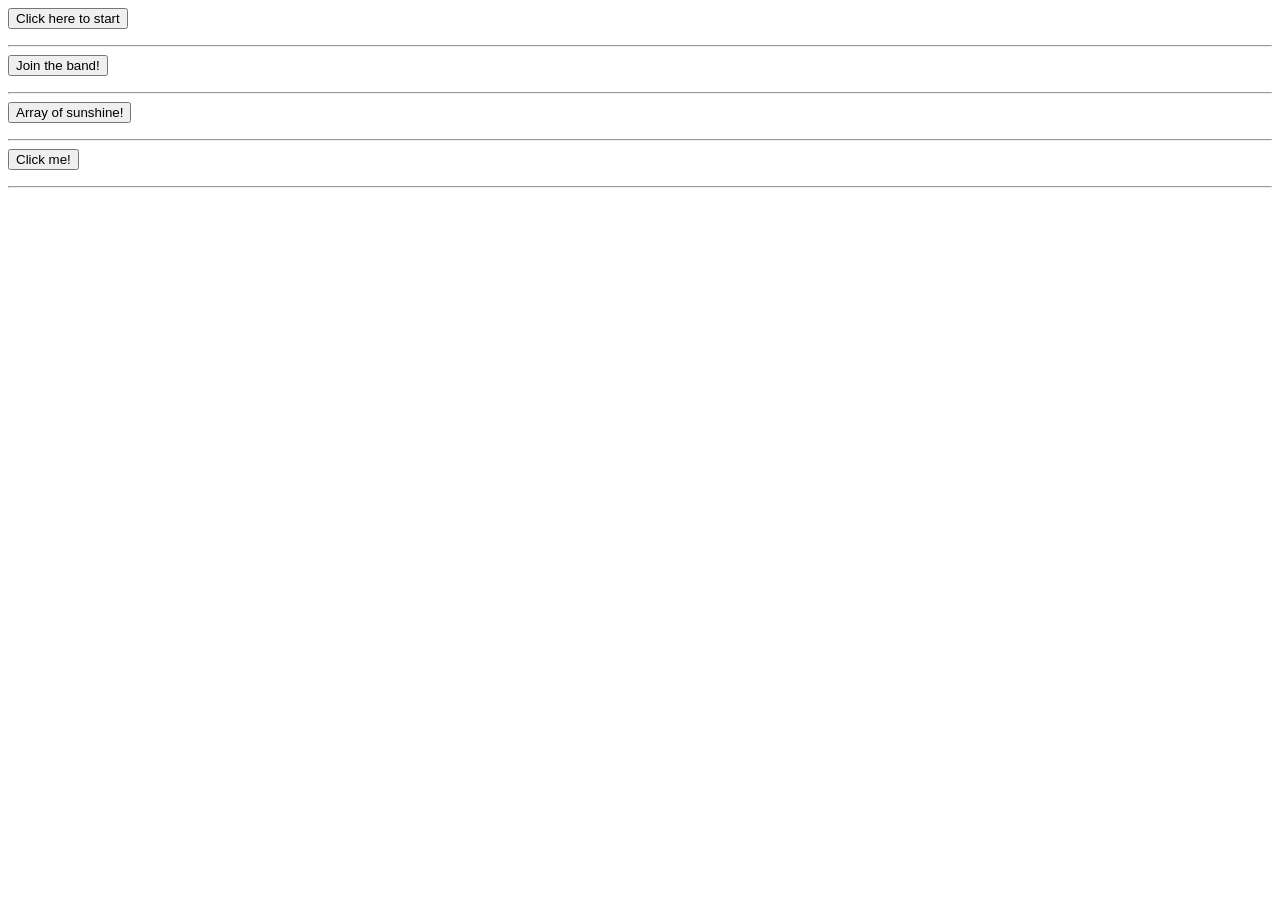
<file: Project10_loops_arrays/index.html>
<!DOCTYPE html>
<html lang="en">
<head>
    <meta charset="UTF-8">
    <title>Project10_loops_arrays</title>
    <script src="JS/main.js" defer></script>
</head>

<body>
    <!--While loop function-->
    <button onclick="count_to_Ten()">Click here to start</button>
    <p id="Counting_to_Ten"></p>
    <hr />

    <!--For loop function-->
    <button onclick="for_Loop()">Join the band!</button>
    <p id="List_of_Instruments"></p>
    <hr />

    <!--Array function-->
    <button onclick="color_array()">Array of sunshine!</button>
    <p id="Array"></p>
    <hr />

    <!--Creating an object using let-->
    <button onclick="car()">Click me!</button>
    <p id="car"></p>
    <hr />
</body>

</html>
</file>
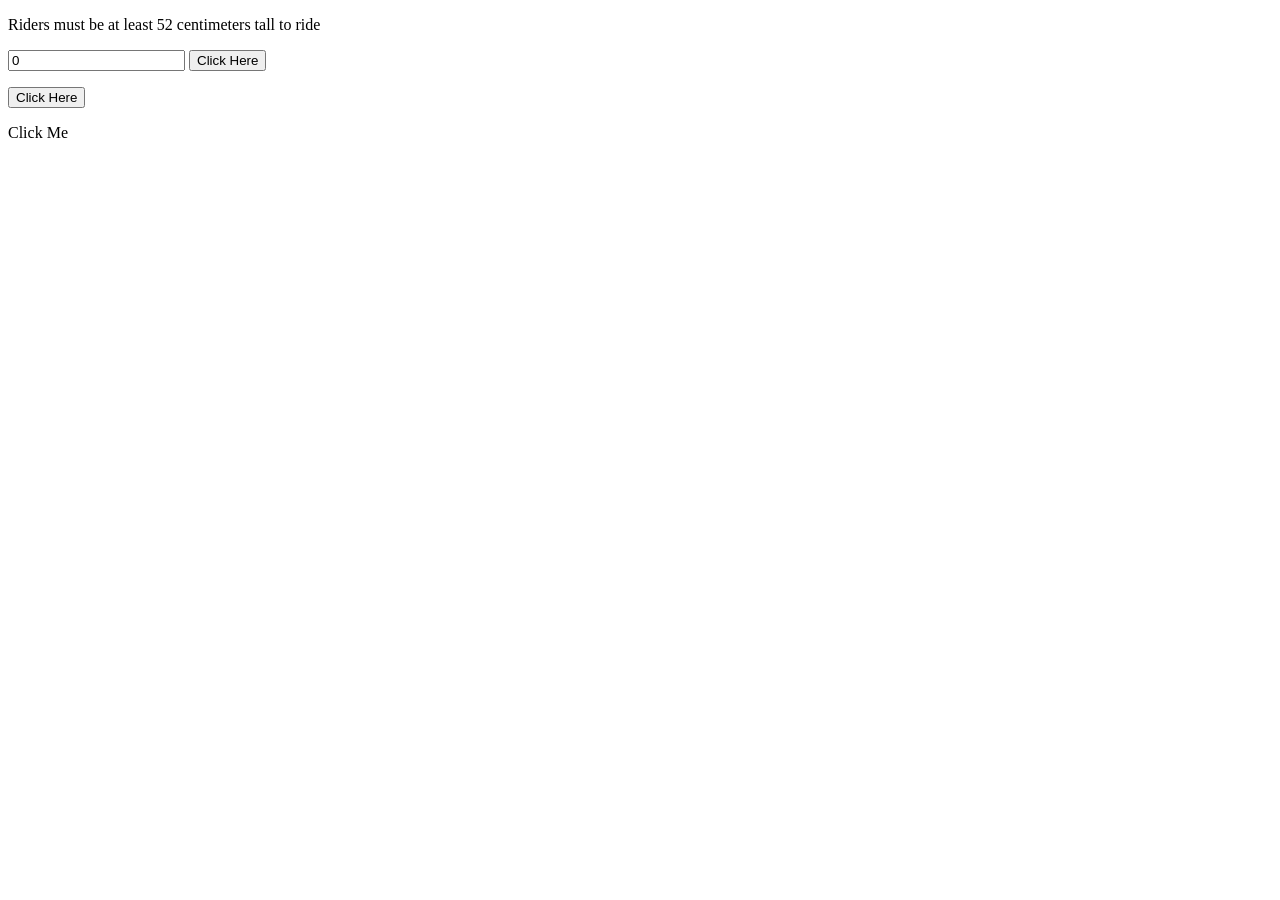
<file: Project6_ternary_operators_constructors/index.html>
<!DOCTYPE html>
<html lang="en">
<head>
    <meta charset="UTF-8">
    <title>Project6_ternary_operators_constructors</title>
    <script src="JS/main.js"></script>
</head>
<body>
    <!--Getting input from user and calling Ride_Function()-->
    <p>Riders must be at least 52 centimeters tall to ride</p>
    <input id="Height" value="0" />
    <button onclick="Ride_Function()">Click Here</button>
    <p id="Ride"></p>

    <!--Calling myFunction()-->
    <button onclick="myFunction()">Click Here</button>
    <p id="Keywords_and_Constructors"></p>

    <!--Calling the nested function add_Strings()-->
    <p id="Nested_Function" onclick="add_Strings()">Click Me</p>
</body>
</html>
</file>
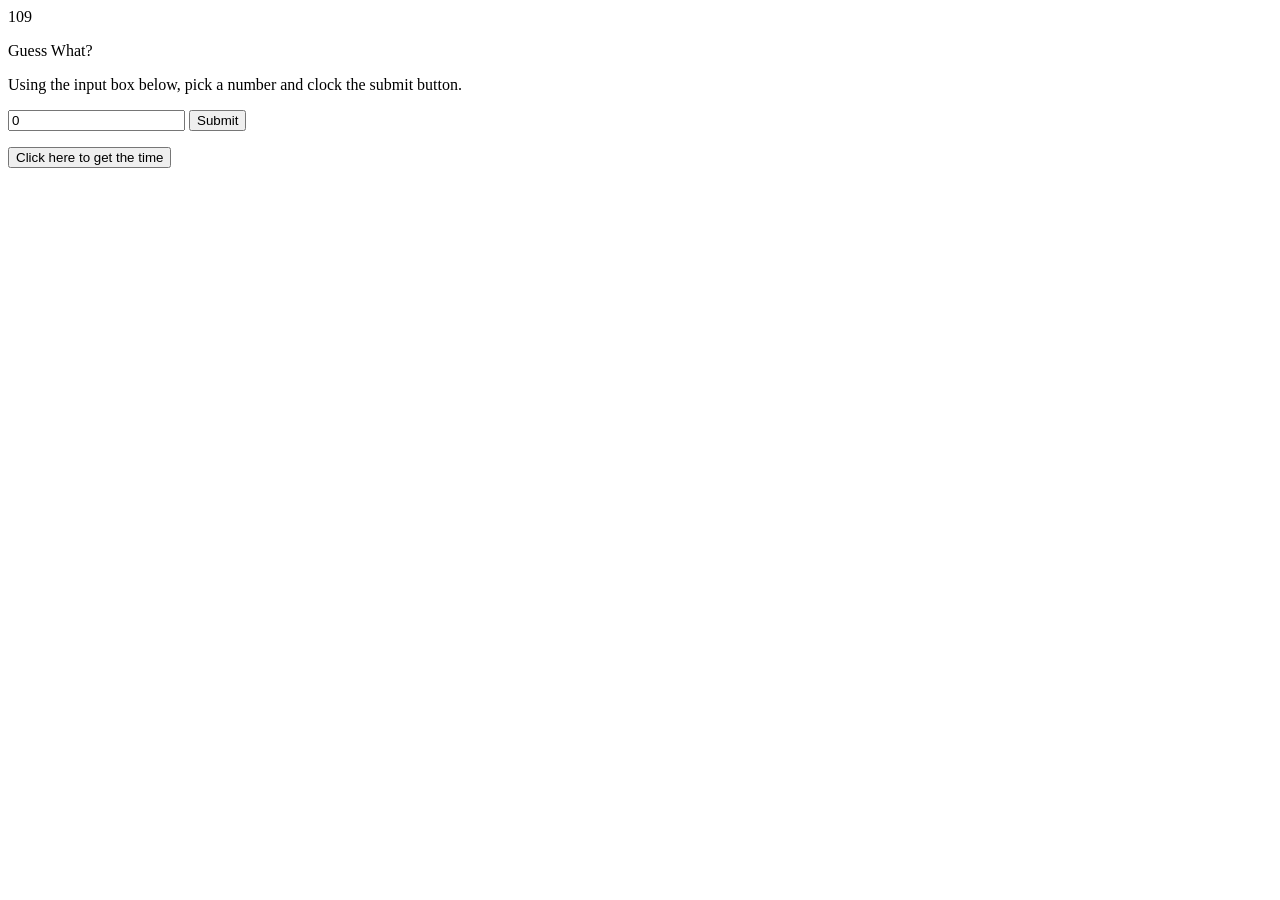
<file: Project7_scope_time_function/index.html>
<!DOCTYPE html>
<html lang="en">
<head>
    <meta charset="UTF-8">
    <title>Project7_scope_time_function</title>
    <script src="JS/main.js"></script>
</head>
<body>
    <!--Used to call get_Date()-->
    <p id="Greeting" onclick="get_Date()"">Guess What?</p>

    <!--Used to call get_Reply()-->
    <p>Using the input box below, pick a number and clock the submit button.</p>
    <input type="number" value="0" id="userInput">
    <button type="button" onclick="get_Reply()">Submit</button>
    <p id="feedback"></p>

    <!--Calling the Time_function()-->
    <p id="Time_of_day"></p>
    <button onclick="Time_function()">Click here to get the time</button>
</body>
   
</html>
</file>
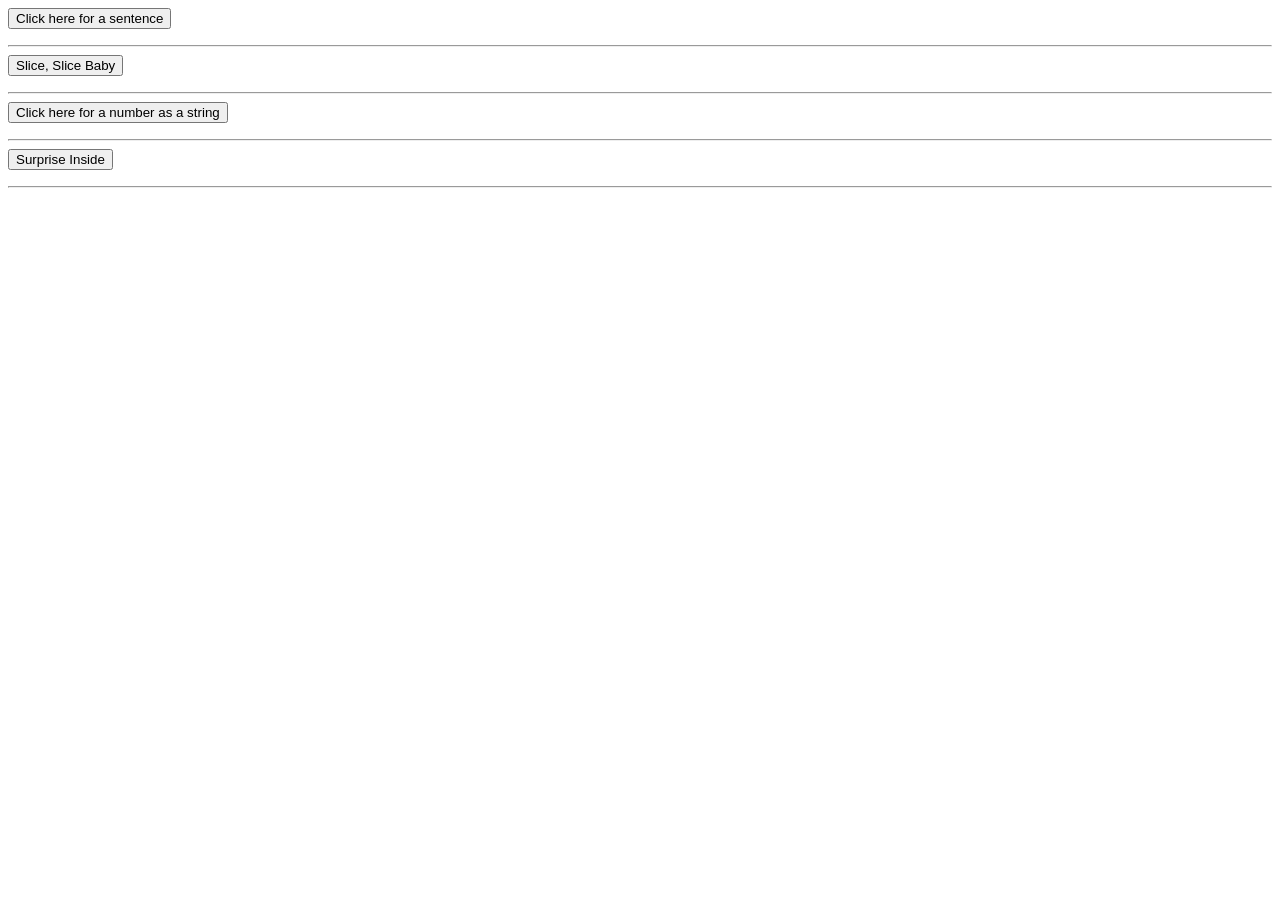
<file: Project8_string_methods/index.html>
<!DOCTYPE html>
<html lang="en">
<head>
    <meta charset="UTF-8">
    <title>Project8_string_methods</title>
    <script src="JS/main.js"></script>
</head>

<body>
    <!--.concat() method-->
    <button onclick="full_sentence()">Click here for a sentence</button>
    <p id="StringMethod"></p>
    <hr />

    <!--.slice() method-->
    <button onclick="slice_Method()">Slice, Slice Baby</button>
    <p id="Slice"></p>
    <hr />

    <!--.toString() method-->
    <button onclick="string_Method()">Click here for a number as a string</button>
    <p id="toString"></p>
    <hr />

    <!--.toPrecision() method-->
    <button onclick="precision_Method()">Surprise Inside</button>
    <p id="Specificlength"></p>
    <hr />
</body>

</html>
</file>
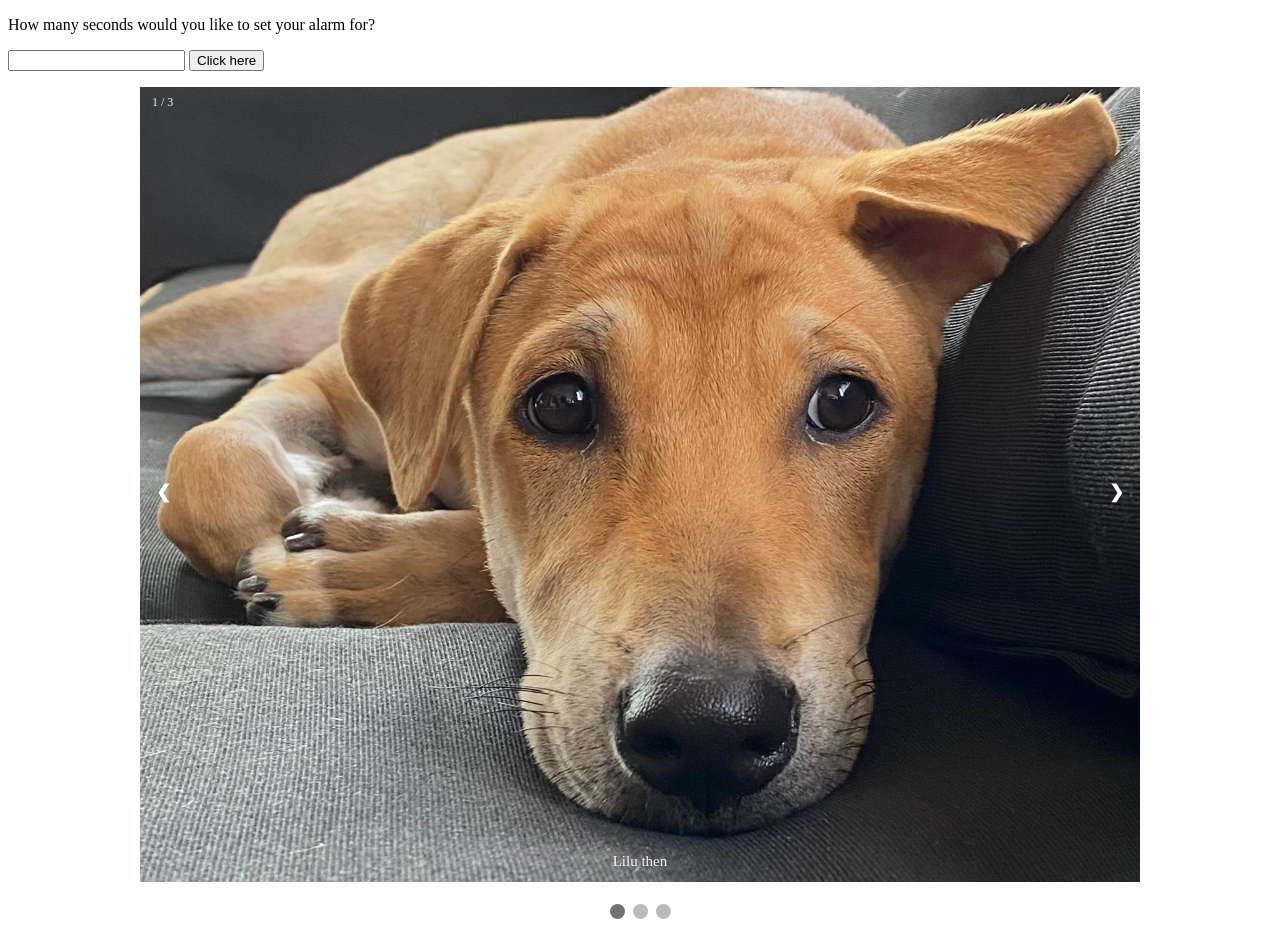
<file: Project9_slideshow/index.html>
<!DOCTYPE html>
<html lang="en">
<head>
    <meta charset="UTF-8">
    <title>Project9_countdown_slideshow</title>
    <link rel="stylesheet" type="text/css" href="CSS/style.css" />
</head>

<body>
    <!--Countdown Timer section-->
    <p>How many seconds would you like to set your alarm for?</p>
    <input type = "number" id="seconds" value="" />
    <button onclick="countdown() id="startBtn">Click here</button>
    <p id="timer"></p>

    <!-- Slideshow container -->
    <div class="slideshow-container">
        <!-- Full-width images with number and caption text -->
        <div class="mySlides fade">
            <div class="numbertext">1 / 3</div>
            <img src="img/background.jpg" style="width:100%" alt="Lilu then">
            <div class="text">Lilu then</div>
        </div>
  
        <div class="mySlides fade">
            <div class="numbertext">2 / 3</div>
            <img src="img/Lilu.jpg" style="width:100%" alt="Lilu now">
            <div class="text">Lilu now</div>
        </div>
  
        <div class="mySlides fade">
            <div class="numbertext">3 / 3</div>
            <img src="img/Lilu_new_home.jpg" style="width:100%" alt="Lilu's new home">
            <div class="text">New home</div>
        </div>
  
        <!-- Next and previous buttons -->
        <a class="prev" onclick="plusSlides(-1)">&#10094;</a>
        <a class="next" onclick="plusSlides(1)">&#10095;</a>
    </div>
    <br />
  
    <!-- The dots/circles -->
    <div style="text-align:center">
        <span class="dot" onclick="currentSlide(1)"></span>
        <span class="dot" onclick="currentSlide(2)"></span>
        <span class="dot" onclick="currentSlide(3)"></span>
    </div>

    <script src="JS/main.js"></script>
</body>

</html>
</file>
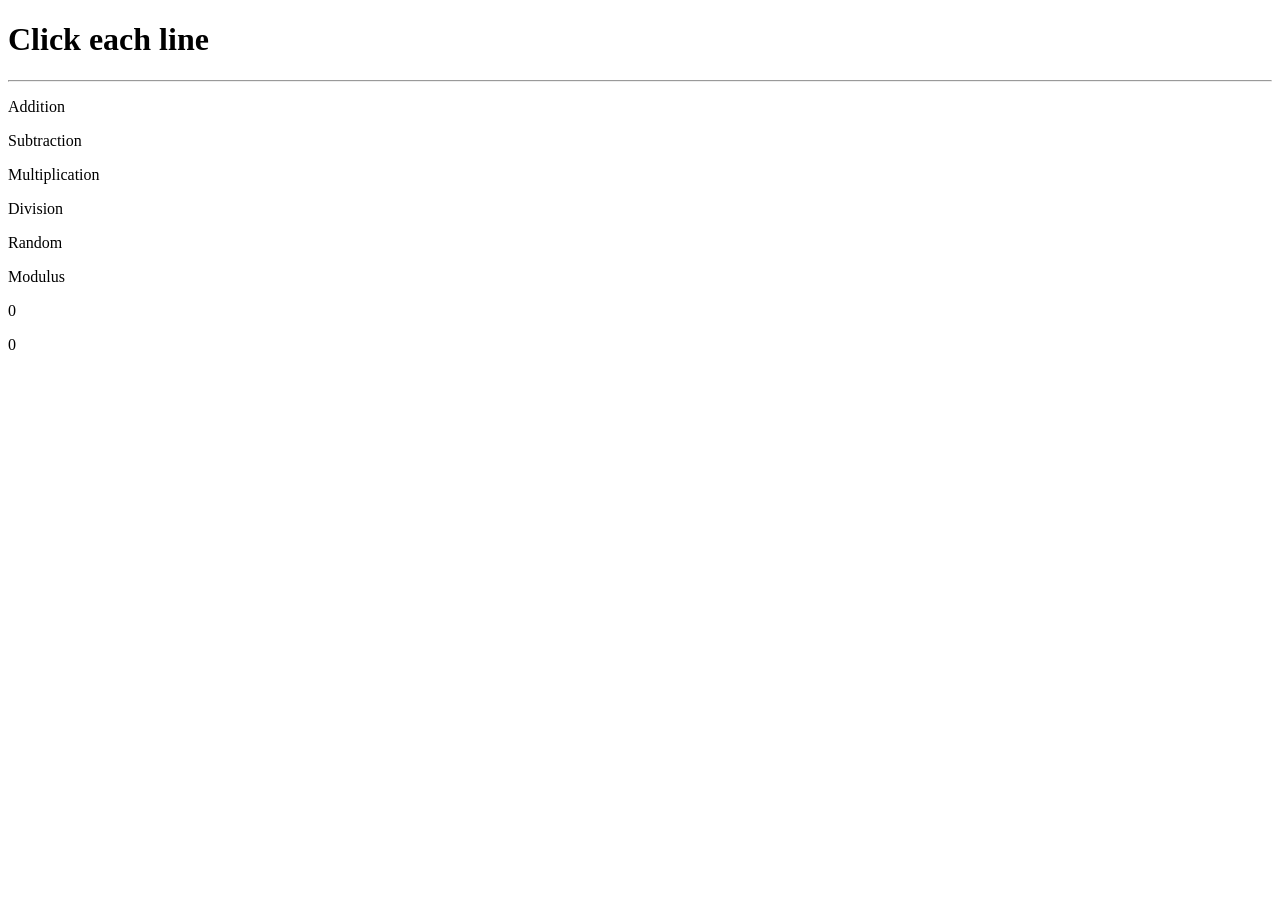
<file: Project_3_math_operator/index.html>
<!DOCTYPE html>
<html lang="en">
    <head>
        <title>Project3_math Operator</title>
        <meta charset="UTF-8">
        <script src="JS/main.js"></script>
    </head>
    <body>
        <h1>Click each line</h1>
        <hr>
        <p id="Add" onclick="addition()">Addition</p>
        <p id="Sub" onclick="subtraction()">Subtraction</p>
        <p id="Mlt" onclick="multiplication()">Multiplication</p>
        <p id="Div" onclick="division()">Division</p>
        <p id="Ran" onclick="random()">Random</p>
        <p id="Mod" onclick="modulus_operator()">Modulus</p>
        <p id="Increment Text" onclick="Increment()">0</p>
        <p id="Decrement Text" onclick="Decrement()">0</p>
    </body>
</html>
</file>
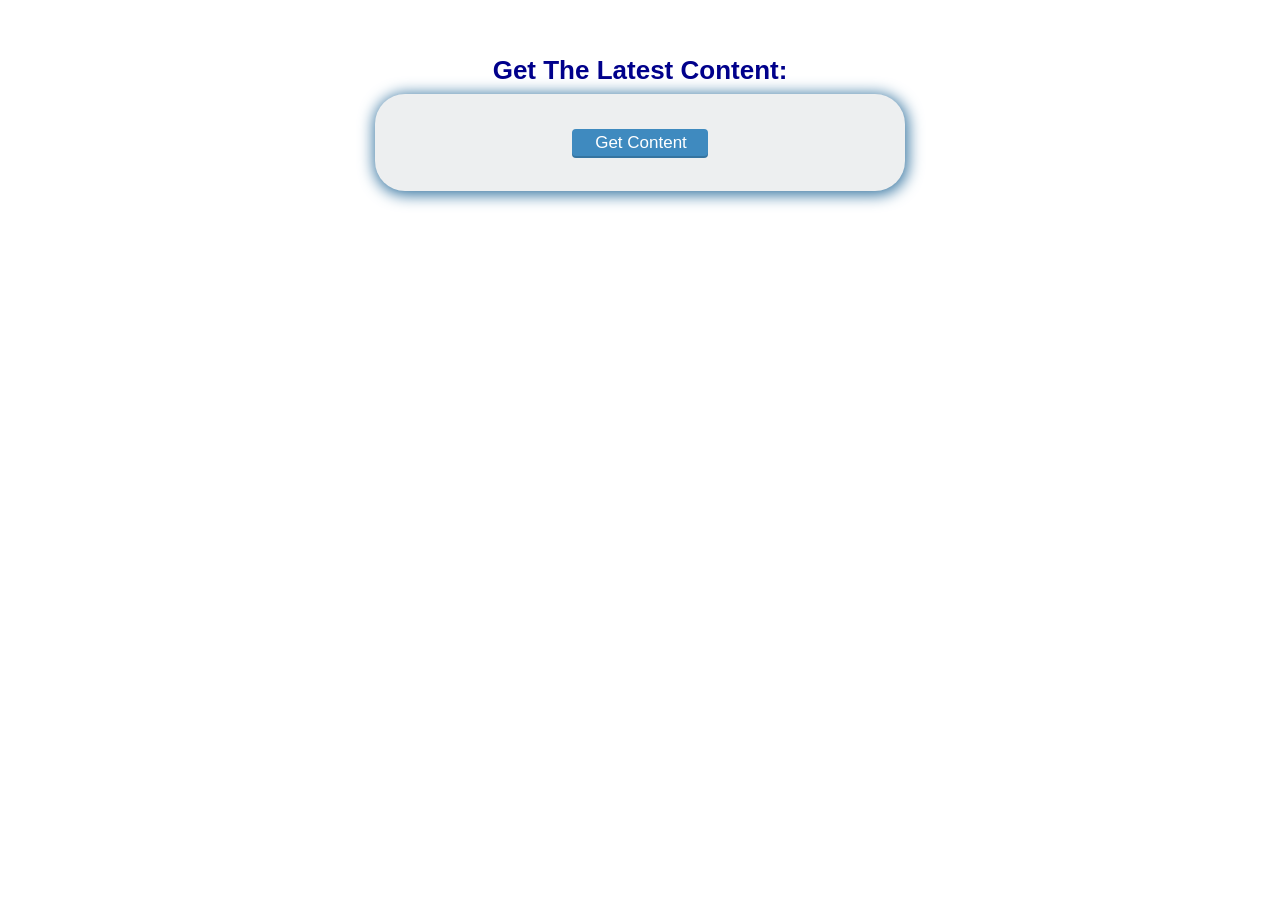
<file: AJAX_assignment/ajax_basic.html>
<!DOCTYPE html>
<html lang="en">
    <head>
        <meta charset="utf-8">
        <title>Basic AJAX Demo</title>
		<link rel="stylesheet" href="style.css">
    </head>
    <body>
        <div class="main">
			<h2>Get The Latest Content:</h2>
			<div class='content' id="content">
				<input type="button" class="button" value="Get Content" id="btn_content" onclick="getContent();"/>
			</div>
		<script type="text/javascript">

			//Step 1 Set up the XML Http request object
            var ajax= new XMLHttpRequest();

            //Step 2 Prepare the open jax request   
            ajax.open('GET', 'content.html');

            //Step 3 define the ajax response callback method
            ajax.onreadystatechange = function () {
                if (ajax.readyState == 4) {
                    document.getElementById('content').innerHTML = ajax.responseText;
                }
            }
            
            //Step 4 send the ajax request for data
            function getContent() {
                ajax.send();
                document.getElementById('btn_content').style.display = 'none';
            }

		</script>
    </body>
</html>
</file>
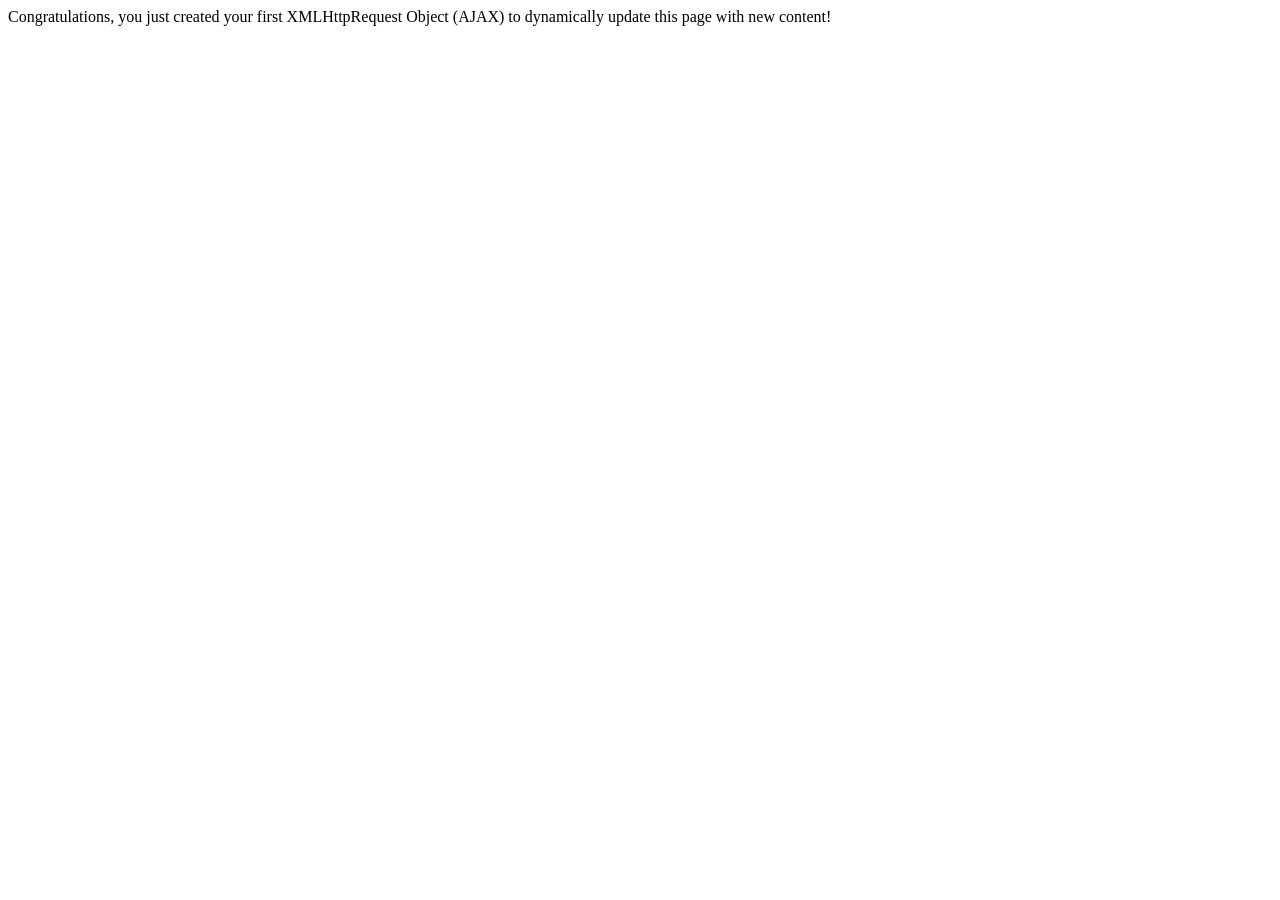
<file: AJAX_assignment/content.html>
<!DOCTYPE html>
<html lang="en">
    <head>
    </head>
    <body>
		Congratulations, you just created your first XMLHttpRequest Object (AJAX) to dynamically update this page with new content!
    </body>
</html>
</file>
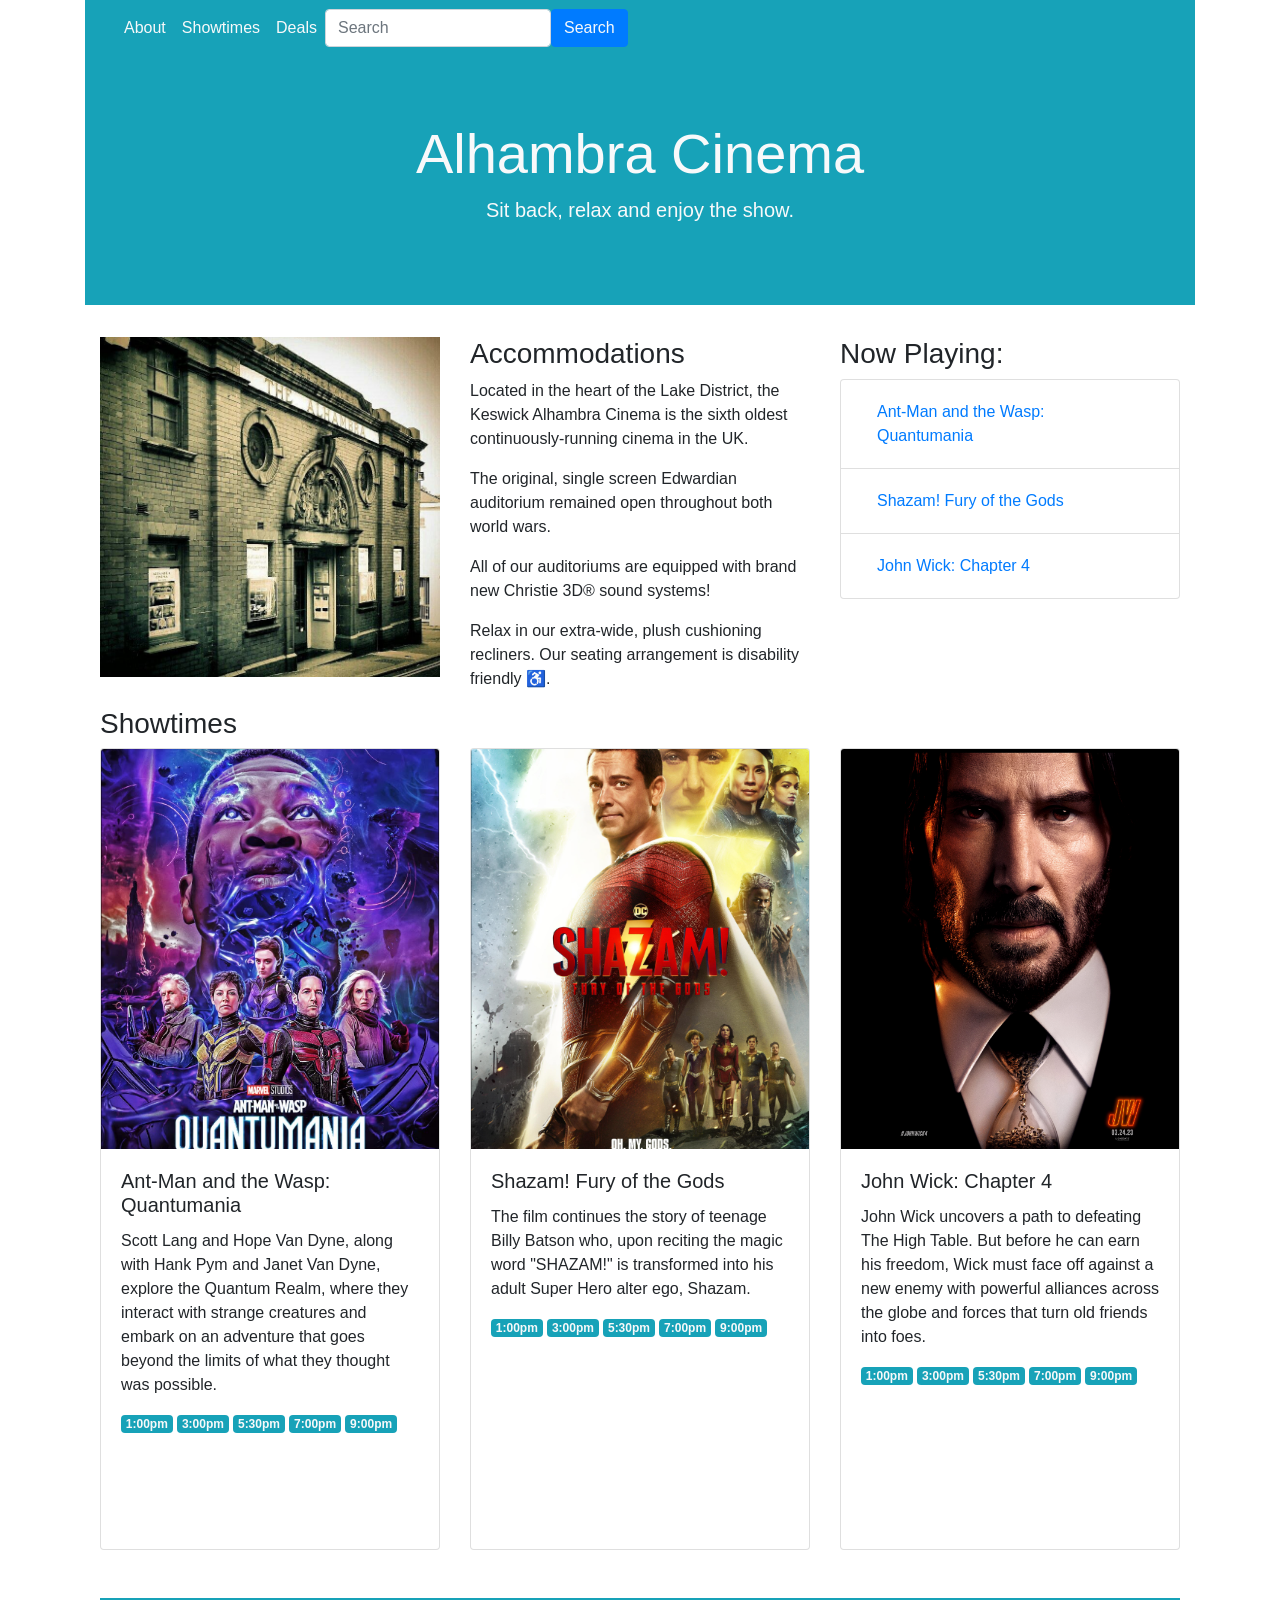
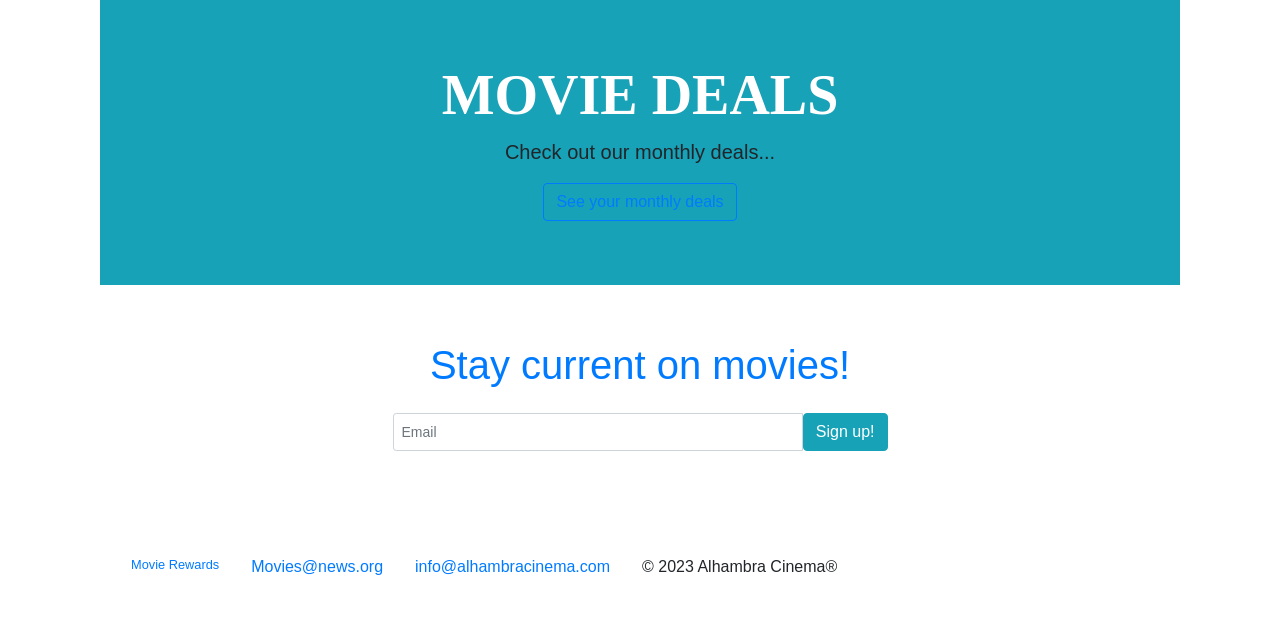
<file: Bootstrap4_Project/Bootstrap4_Project.html>
<!doctype html>
<html lang="en">
  <head>
    <meta charset="utf-8">
    <meta name="viewport" content="width=device-width, initial-scale=1, shrink-to-fit=no">
    <title>Alhambra Cinema</title>
    <link rel="stylesheet" href="https://cdn.jsdelivr.net/npm/bootstrap@4.1.3/dist/css/bootstrap.min.css" integrity="sha384-MCw98/SFnGE8fJT3GXwEOngsV7Zt27NXFoaoApmYm81iuXoPkFOJwJ8ERdknLPMO" crossorigin="anonymous">
  </head>

  <body>
    <div class="container">
     <!--navbar-->
        <nav class="navbar sticky-top navbar-expand-lg bg-info">
            <div class="container-fluid">
                <div class="collapse navbar-collapse" id="navbarSupportedContent">
                    <ul class="navbar-nav me-auto mb-2 mb-lg-0">
                        <li class="nav-item active">
                            <a class="nav-link text-light" href="#about">About</a>
                        </li>
                        <li class="nav-item active">
                            <a class="nav-link text-light" href="#showtimes">Showtimes</a>
                        </li>
                        <li class="nav-item active">
                            <a class="nav-link text-light" href="#deals">Deals</a>
                        </li>
                    </ul>
                    <form class="d-flex" role="search">
                        <input class="form-control me-2" type="search" placeholder="Search" aria-label="Search">
                        <button class="btn btn-primary text-light" type="submit">Search</button>                        
                    </form>
                </div>
            </div>
        </nav>  
        <!--/navbar-->

        <!-- title -->
        <div class="jumbotron jumbotron-fluid bg-info text-center">
            <div class="container">
              <h1 class="display-4 text-light">Alhambra Cinema</h1>
              <p class="lead text-light">Sit back, relax and enjoy the show.</p>
            </div>
          </div>
        <!-- /title -->  

        <!-- About section --> 
        <div class="container">
            <div class="row align-items-start">
              <div class="col">
                <img class="img-fluid" src="./Img/alhambra-cinema.jpg" alt="">
              </div>
              <div class="col">
                <h3 id="about">Accommodations</h3>
                <p>Located in the heart of the Lake District, the Keswick Alhambra Cinema is the sixth oldest continuously-running cinema in the UK.</p>
                <p>The original, single screen Edwardian auditorium remained open throughout both world wars.</p> 
                <p>All of our auditoriums are equipped with brand new Christie 3D&reg; sound systems!</p>
                <p>Relax in our extra-wide, plush cushioning recliners. Our seating arrangement is disability friendly &#9855.</p>
              </div>
              <div class="col">
                <h3>Now Playing:</h3>
                <ul class="list-group">
                    <li class="list-group-item">
                        <a class="nav-link active" href="#">Ant-Man and the Wasp: Quantumania</a>   
                    </li>
                    <li class="list-group-item">
                        <a class="nav-link" href="#">Shazam! Fury of the Gods</a>   
                    </li>
                    <li class="list-group-item">
                        <a class="nav-link" href="#">John Wick: Chapter 4</a>   
                    </li>         
                </ul>
              </div>
            </div>
        </div>
        <!-- /About section --> 

        <!-- Showtimes -->
        <div class="container">
            <h3 id="showtimes">Showtimes</h3>
            <div class="row">
                <div class="col-sm-4">
                    <div class="card h-100">
                        <img class="card-img-top h-50" src="./Img/Ant-man_Wasp_Quantumania.png" style="object-fit: cover" alt="Ant-man Quantumania image">
                        <div class="card-body">
                            <h5 class="card-title">Ant-Man and the Wasp: Quantumania</h5>
                            <p class="card-text">Scott Lang and Hope Van Dyne, along with Hank Pym and Janet Van Dyne, explore the Quantum Realm, where they interact with strange creatures and embark on an adventure that goes beyond the limits of what they thought was possible.</p>
                            <h6>
                                <span class="badge badge-secondary bg-info text-light">1:00pm</span>
                                <span class="badge badge-secondary bg-info text-light">3:00pm</span>
                                <span class="badge badge-secondary bg-info text-light">5:30pm</span>
                                <span class="badge badge-secondary bg-info text-light">7:00pm</span>
                                <span class="badge badge-secondary bg-info text-light">9:00pm</span>
                            </h6>
                        </div>
                    </div> 
                </div>                                 
                <div class="col-sm-4">
                    <div class="card h-100">
                        <img class="card-img-top h-50" src="./Img/Shazam_Fury_of_the_God.png" style="object-fit: cover" alt="Shazam">
                        <div class="card-body">
                            <h5 class="card-title">Shazam! Fury of the Gods</h5>
                            <p class="card-text">The film continues the story of teenage Billy Batson who, upon reciting the magic word "SHAZAM!" is transformed into his adult Super Hero alter ego, Shazam.</p>
                            <h6>
                                <span class="badge badge-secondary bg-info text-light">1:00pm</span>
                                <span class="badge badge-secondary bg-info text-light">3:00pm</span>
                                <span class="badge badge-secondary bg-info text-light">5:30pm</span>
                                <span class="badge badge-secondary bg-info text-light">7:00pm</span>
                                <span class="badge badge-secondary bg-info text-light">9:00pm</span>
                            </h6>
                        </div>
                    </div> 
                </div>      
                <div class="col-sm-4">
                    <div class="card h-100">
                        <img class="card-img-top h-50" src="./Img/JV4.png" style="object-fit: cover" alt="John Wick">
                        <div class="card-body">
                            <h5 class="card-title">John Wick: Chapter 4</h5>
                            <p class="card-text">John Wick uncovers a path to defeating The High Table. But before he can earn his freedom, Wick must face off against a new enemy with powerful alliances across the globe and forces that turn old friends into foes.</p>
                            <h6>
                                <span class="badge badge-secondary bg-info text-light">1:00pm</span>
                                <span class="badge badge-secondary bg-info text-light">3:00pm</span>
                                <span class="badge badge-secondary bg-info text-light">5:30pm</span>
                                <span class="badge badge-secondary bg-info text-light">7:00pm</span>
                                <span class="badge badge-secondary bg-info text-light">9:00pm</span>
                            </h6>
                        </div>
                    </div> 
                </div>      
            </div> 
        <!-- /Showtimes -->       
        
        <!-- Jumbotron heading -->
        <div class="jumbotron jumbotron-fluid bg-info mt-5 text-center">
            <div class="container">
                <h1 class="display-4 hidden-sm-down" style="color: #fff;font-family: roboto;font-weight: 900;text-transform: uppercase;">Movie Deals</h1>
                <p class="lead">Check out our monthly deals...</p>
                <!--Movie deals-->
                <button type="button" class="btn btn-outline-primary" data-toggle="modal" data-target="#register">See your monthly deals</button>
                <!--/Movie deals-->
            </div>
        </div>
        <!--/Jumbotron heading-->

        <!--Sign up -->
        <div class="row">
            <div class="container text-container col-md-6" id="deals">
                <div class="container text-center">
                    <h1 class="display-5 my-4 col-lg-auto text-primary">Stay current on movies!</h1>
                    <div class="input-group mb-5 input-group-sm">
                        <input type="text" class="form-control" placeholder="Email">
                        <span class="input-group-btn">
                            <button type="button" class="btn btn-secondary btn-info popover-dismiss" data-container="body" data-toggle="popover" data-placement="top" data-content="Submit your email to receive great movies reward deals!">      
                            Sign up!
                            </button>
                        </span>
                    </div>
                </div>
            </div>
        </div>    
        <!--/Sign up-->
        
        <!--Modal form-->
        <div class="modal" tabindex="-1" role="dialog" id="register">
            <div class="modal-dialog" role="document">
              <div class="modal-content">
                <div class="modal-header">
                  <h5 class="modal-title">Register to receive movie deals</h5>
                  <button type="button" class="close" data-dismiss="modal" aria-label="Close">
                    <span aria-hidden="true">&times;</span>
                  </button>
                </div>
                <div class="modal-body">
                    <form>
                        <fieldset class="form-group">
                            <label for="firstname">First Name: </label>
                            <input type="text" class="form-control" id="firstname" placeholder="First Name....">
                        </fieldset>
                        <fieldset class="form-group">
                            <label for="lastname">Last Name: </label>
                            <input type="text" class="form-control" id="lastname" placeholder="Last Name....">
                        </fieldset>
                        <fieldset class="form-group">
                            <label for="email">Email: </label>
                            <input type="email" class="form-control" id="email" placeholder="Email....">
                        </fieldset>
                        <fieldset class="form-group">
                            <label for="password">Password: </label>
                            <!--Added Bootsrap tooltip to form password input-->
                            <input type="password" class="form-control" id="password" placeholder="Password...."
                            data-toggle="tooltip" title="Passwords are case sensitive.">
                        </fieldset>
                    </form>
                </div>
                <div class="modal-footer">
                  <button type="button" class="btn btn-primary">Save changes</button>
                  <button type="button" class="btn btn-secondary" data-dismiss="modal">Close</button>
                </div>
              </div>
            </div>
          </div>
        <!--/Modal form-->

        <!-- Footer -->
        <div class="container my-5">
            <ul class="nav">
                <li class="nav-item">
                    <small><a class="nav-link active" href="#">Movie Rewards</a></small>
                </li>
                <li class="nav-item">
                    <a class="nav-link" href="#">Movies@news.org</a>
                </li>
                <li class="nav-item">
                    <a class="nav-link" href="#">info@alhambracinema.com</a>
                </li>
                <li class="nav-item">
                    <a class="nav-link">&copy; 2023 Alhambra Cinema&reg;</a></small>
                </li>
            </ul>
        </div>    
        <!-- /Footer -->
        
    </div>

    <script src="https://code.jquery.com/jquery-3.3.1.slim.min.js" integrity="sha384-q8i/X+965DzO0rT7abK41JStQIAqVgRVzpbzo5smXKp4YfRvH+8abtTE1Pi6jizo" crossorigin="anonymous"></script>
    <script src="https://cdn.jsdelivr.net/npm/popper.js@1.14.3/dist/umd/popper.min.js" integrity="sha384-ZMP7rVo3mIykV+2+9J3UJ46jBk0WLaUAdn689aCwoqbBJiSnjAK/l8WvCWPIPm49" crossorigin="anonymous"></script>
    <script src="https://cdn.jsdelivr.net/npm/bootstrap@4.1.3/dist/js/bootstrap.min.js" integrity="sha384-ChfqqxuZUCnJSK3+MXmPNIyE6ZbWh2IMqE241rYiqJxyMiZ6OW/JmZQ5stwEULTy" crossorigin="anonymous"></script>
    
    <!--jQuery code-->
    <script>
    $('.popover-dismiss').popover({
        trigger: 'focus'
    })
    <!--Added jQuery function to bootstrap tooltip-->
    $(function() {
        $([data-toggle="tooltip"]).tooltip()
    })
    </script>
</body>
</html>
</file>
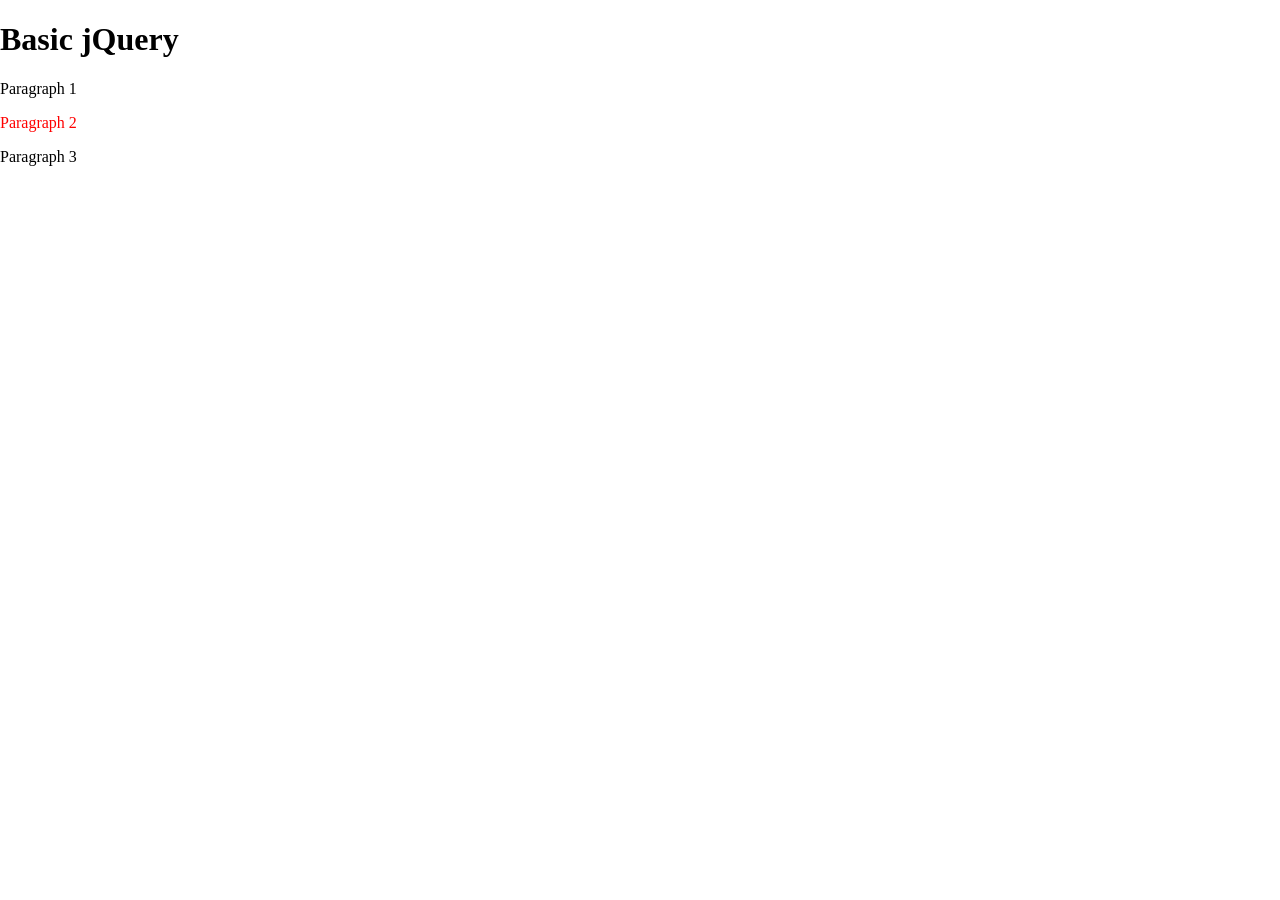
<file: JQuery/jquery.html>
<!--jQuery.html-->
<!DOCTYPE html>
<html>
    <head>
        <!--Link to the Google API jQuery files-->
        <script src="https://ajax.googleapis.com/ajax/libs/jquery/3.4.0/jquery.min.js"></script>
    </head>
    <script>
        //Wait until the document is loaded before running any jQuery
        $(document).ready(function(){
           //Selects the HTML element to append content
            $("html").append(
                //content to be added to the HTML element
                "<body>\
                    <div id='container'>\
                        <div id='inner'>\
                            <h1>Basic jQuery</h1>\
                            <p id='1'>Paragraph 1</p>\
                            <p id='2'>Paragraph 2</p>\
                            <p id='3'>Paragraph 3</p>\
                        </div>\
                    </div>\
                </body>"
            );
            //Using jQuery to add CSS to the HTML element with id = '2'
            $("#2").css({"color":"red"});
            //Using jQuery to hide the h1 element when the the h3 element is clicked
            $("#3").click(function() {
                $("h1").hide();
            });
        });
    </script>
</html>
</file>
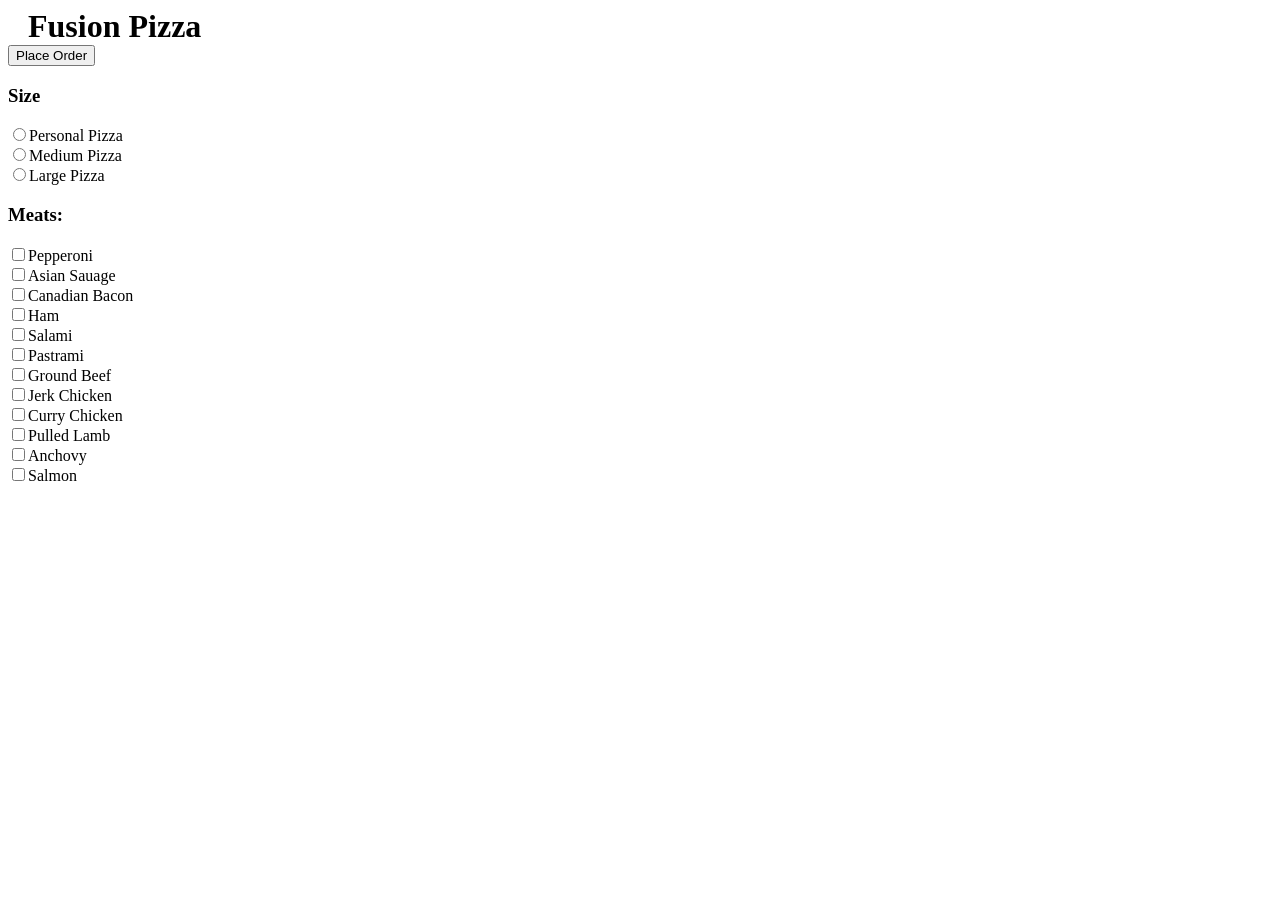
<file: Pizza_Project/pizza.html>
<!DOCTYPE html>
<html lang="en">

<head>
    <title>Fusion Pizza</title>
    <META http-equiv="content-type" content="text/html"; charset="UTF-8">
    <meta content="width=device-width, intial-scale=1.0" name="viewport">
    <script src="Pizza_JavaScript/pizza.js" defer></script>
    <link rel="stylesheet" type="text/css" href="Pizza_CSS/pizza.css">
</head>

<body>
    <div id="menuBG">
        <h1 style="margin:0 0px 0 20px;">Fusion Pizza</h1>
        <input id="btnOrder" type="button" onclick="getReceipt()" value="Place Order">
        <form id="frmMenu">
            <div class="menu left">
                <h3>Size</h3>
                <input class="size" type="radio" name="Size" value="Personal Pizza">Personal Pizza<br>
                <input class="size" type="radio" name="Size" value="Medium Pizza">Medium Pizza<br>
                <input class="size" type="radio" name="Size" value="Large Pizza">Large Pizza<br>
            </div>

            <div class="menu right">
                <h3>Meats:</h3>
                <input class="toppings" type="checkbox" name="Topping" value="Pepperoni">Pepperoni<br>
                <input class="toppings" type="checkbox" name="Topping" value="Asian Sausage">Asian Sauage<br>
                <input class="toppings" type="checkbox" name="Topping" value="Canadian Bacon">Canadian Bacon<br>
                <input class="toppings" type="checkbox" name="Topping" value="Ham">Ham<br>
                <input class="toppings" type="checkbox" name="Topping" value="Salami">Salami<br>
                <input class="toppings" type="checkbox" name="Topping" value="Pastrami">Pastrami<br>
                <input class="toppings" type="checkbox" name="Topping" value="Ground Beef">Ground Beef<br>
                <input class="toppings" type="checkbox" name="Topping" value="Jerk Chicken">Jerk Chicken<br>
                <input class="toppings" type="checkbox" name="Topping" value="Curry Chicken">Curry Chicken<br>
                <input class="toppings" type="checkbox" name="Topping" value="Pulled Lamb">Pulled Lamb<br>
                <input class="toppings" type="checkbox" name="Topping" value="Anchovy">Anchovy<br>
                <input class="toppings" type="checkbox" name="Topping" value="Salmon">Salmon<br>
            </div>
            <div id="cart">
                <div id="showText"></div>
                <div id="totalPrice"></div>
            </div>
        </form>
    </div>
</body>
</html>
</file>
<file: Project9_slideshow/CSS/style.css>
* {box-sizing:border-box}

/* Slideshow container */
.slideshow-container {
  max-width: 1000px;
  position: relative;
  margin: auto;
}

/* Hide the images by default */
.mySlides {
  display: none;
}

/* Next & previous buttons */
.prev, .next {
  cursor: pointer;
  position: absolute;
  top: 50%;
  width: auto;
  margin-top: -22px;
  padding: 16px;
  color: white;
  font-weight: bold;
  font-size: 18px;
  transition: 0.6s ease;
  border-radius: 0 3px 3px 0;
  user-select: none;
}

/* Position the "next button" to the right */
.next {
  right: 0;
  border-radius: 3px 0 0 3px;
}

/* On hover, add a black background color with a little bit see-through */
.prev:hover, .next:hover {
  background-color: rgba(0,0,0,0.8);
}

/* Caption text */
.text {
  color: #f2f2f2;
  font-size: 15px;
  padding: 8px 12px;
  position: absolute;
  bottom: 8px;
  width: 100%;
  text-align: center;
}

/* Number text (1/3 etc) */
.numbertext {
  color: #f2f2f2;
  font-size: 12px;
  padding: 8px 12px;
  position: absolute;
  top: 0;
}

/* The dots */
.dot {
  cursor: pointer;
  height: 15px;
  width: 15px;
  margin: 0 2px;
  background-color: #bbb;
  border-radius: 50%;
  display: inline-block;
  transition: background-color 0.6s ease;
}

.active, .dot:hover {
  background-color: #717171;
}

/* Fading animation */
.fade {
  animation-name: fade;
  animation-duration: 1.5s;
}

@keyframes fade {
  from {opacity: .4}
  to {opacity: 1}
}
</file>
<file: AJAX_assignment/style.css>
@charset "UTF-8";

html, body, div, span, applet, object, iframe,
h1, h2, h3, h4, h5, h6, p, blockquote, pre,
a, abbr, acronym, address, big, cite, code,
del, dfn, em, img, ins, kbd, q, s, samp,
small, strike, strong, sub, sup, tt, var,
b, u, i, center,
dl, dt, dd, ol, ul, li,
fieldset, form, label, legend,
table, caption, tbody, tfoot, thead, tr, th, td,
article, aside, canvas, details, embed,
figure, figcaption, footer, header, hgroup,
menu, nav, output, ruby, section, summary,
time, mark, audio, video {
  margin: 0;
  padding: 0;
  border: 0;
  font: inherit;
  font-size: 100%;
  vertical-align: baseline;
}

html {
  line-height: 1;
}

body {
  background: #fff;
  padding: 50px 0 0;
  font-family: "Varela Round", "Helvetica Neue", Helvetica, Arial, sans-serif;
  font-size: 1.25em;
}

article, aside, details, figcaption, figure, footer, header, hgroup, input, label, .main, menu, nav, section, summary, .users {
  display: block;
}

h2 {
  margin: 0 auto;
  font-family: Helvetica, Arial, sans-serif;
  font-size: 1.3em;
  font-weight: 600;
  margin-bottom: 8px;
  color: darkblue;
  line-height: 1.2;
}

h3 {
  margin: 0 auto;
  font-size: .75em;
}

.main {
  margin: 0 auto;
}

.main h2 {
  margin-top: 5px;
  text-align: center;
}

.users {
  margin: 0 auto;
  width: 300px;
  border-radius: 30px;
  text-align: center;
  background-color: #edeff0;
  box-shadow: 1px 2px 15px 2px #3574a0;
}

.content {
  margin: 0 auto;
  padding:15px 15px;
  width: 500px;
  border-radius: 30px;
  text-align: center;
  background-color: #edeff0;
  box-shadow: 1px 2px 15px 2px #3574a0;
}

.button {
  background: #3f8abf;
  padding: 1px 18px 0 20px;
  margin: 20px auto;
  font-family: "Varela Round", "Helvetica Neue", Helvetica, Arial, sans-serif;
  font-size: .85em;
  color: white;
  font-weight: 500;
  border: 3px solid #3f8abf;
  outline: none;
  cursor: pointer;
  display: -moz-inline-stack;
  display: inline-block;
  vertical-align: middle;
  -webkit-border-radius: 4px;
  -moz-border-radius: 4px;
  -ms-border-radius: 4px;
  -o-border-radius: 4px;
  border-radius: 4px;
  -webkit-box-shadow: 0 2px 0 0 #3574a0;
  -moz-box-shadow: 0 2px 0 0 #3574a0;
  box-shadow: 0 2px 0 0 #3574a0;
  -webkit-transition: 0.3s;
  -moz-transition: 0.3s;
  -o-transition: 0.3s;
  transition: 0.3s;
}
.button:hover {
  background: #397cac;
  border-color: #397cac;
  -webkit-box-shadow: 0 2px 0 0 #2c6085;
  -moz-box-shadow: 0 2px 0 0 #2c6085;
  box-shadow: 0 2px 0 0 #2c6085;
}

input[type=text] {
  margin: 0 auto;
  width: 250px;
  font-size: .95em;
  text-align: center;
}

label {
	padding-top: 10px;
  margin-top: 20px;
  margin-bottom: 10px;
  color: darkblue;
  font-weight: 300;
}

textarea {
  width: 250px;
  font-size: .95em;
}

select {
  width: 250px;
  font-size: .95em;
}
</file>
<file: Pizza_Project/Pizza_CSS/pizza.css>
/*pizza.css

body {
    background-color: #f2f2f2;
    font-family: Arial, sans-serif;
    color: #333333;
}

#menuBG {
    width: 400px;
    height: 470px;
    margin: 10px auto;
    background-color: #ffffff;
}

h1, h3, div {
    background-color: #eaeaea;
    font-family: "Helvetica Neue", Helvetica, Arial, sans-serif;
    color: #555555;
}
    
#frmMenu {
    width: 400px;
    height: 200px;
}

#totalPrice {
    width: 200px;
    height: 190px;
    margin: 0 auto;
    float:right;
}

.left {
    width: 200px;
    height: 200px;
    float:left;
}

.right {
    width: 200px;
    height: 200px;
    float: right;
}

#showText {
    width: 200px;
    height: 190px;
    margin:0px auto;
    float:left;
}

#cart {
    top:0;margin:0px auto;
    width: 400px;
    height: 200px;
}

#btnOrder {
    margin: 10px 0px 0px 100px;
    width: 100px;
    height: 40px;
}
</file>
